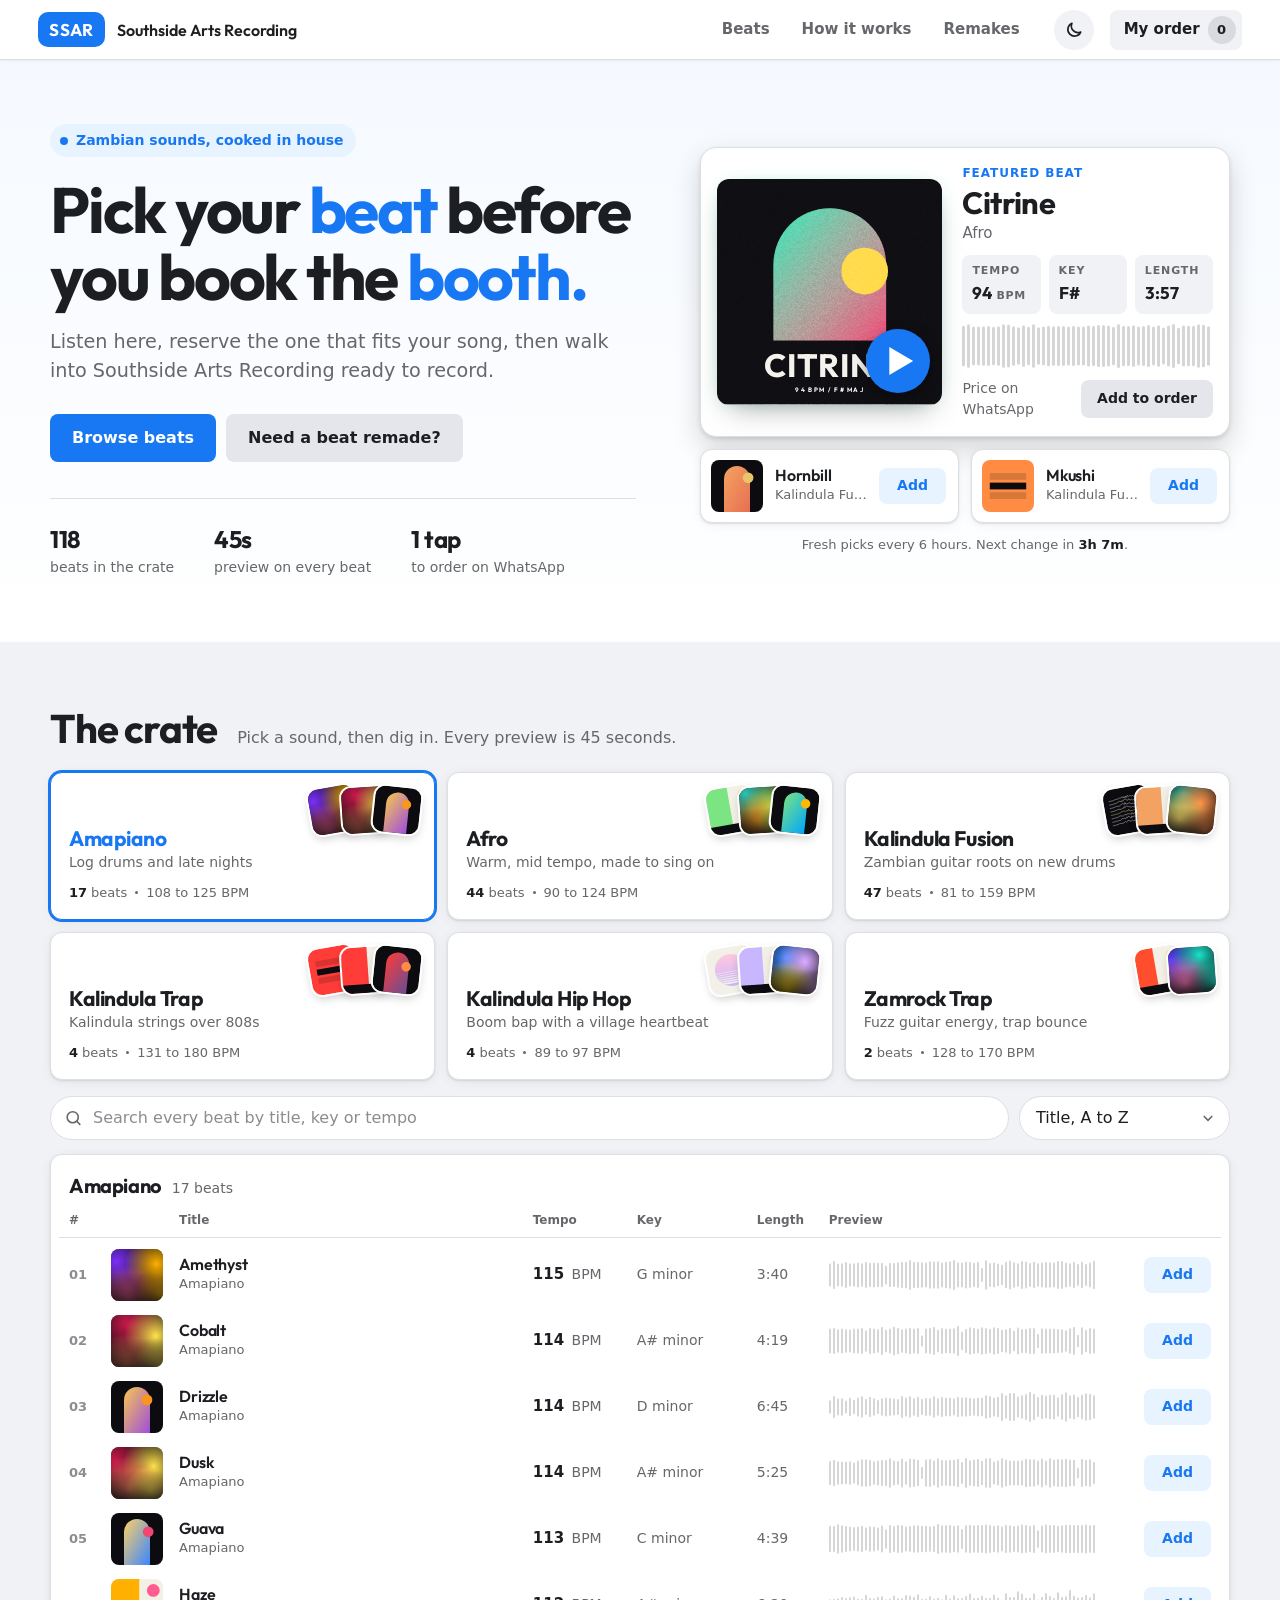
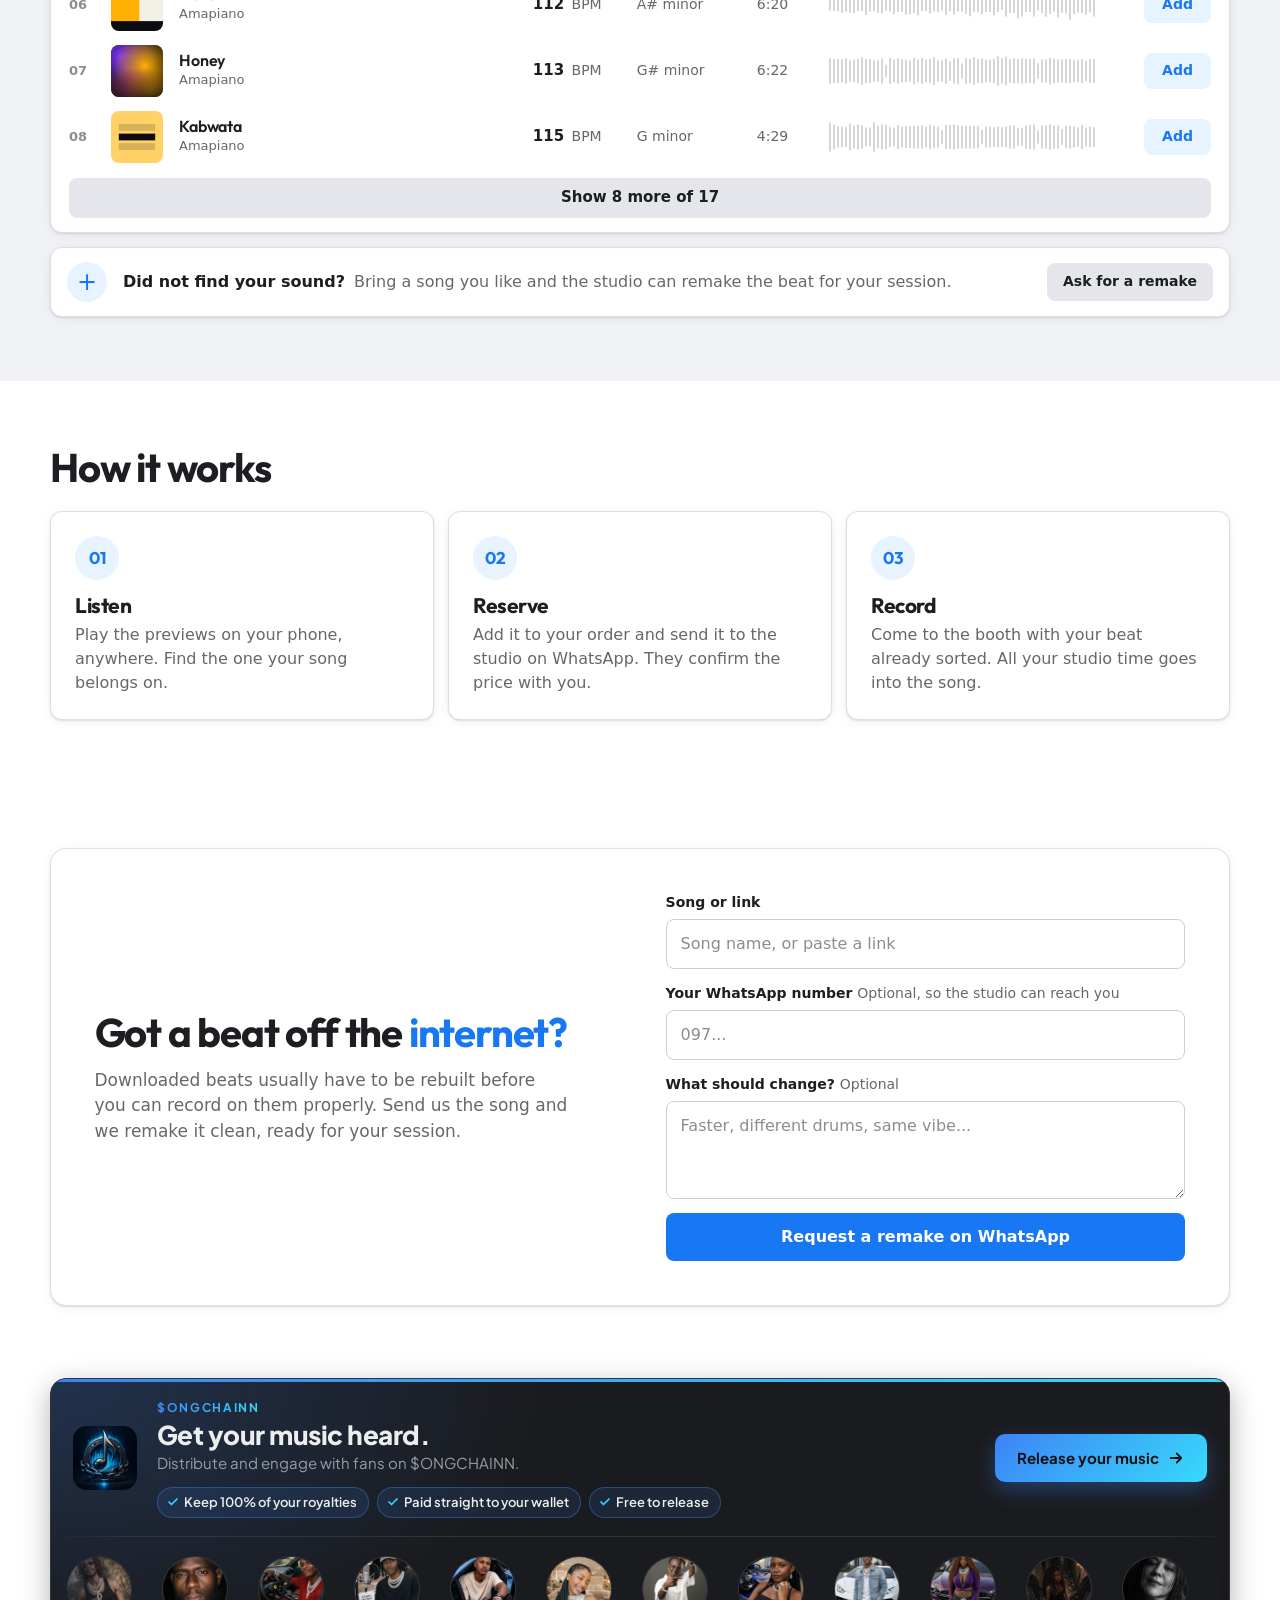
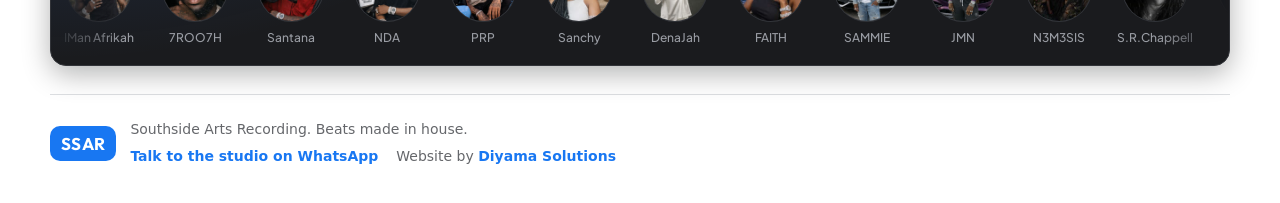
<file: index.html>
<!doctype html>
<html lang="en">
<head>
  <meta charset="utf-8">
  <meta name="viewport" content="width=device-width, initial-scale=1, viewport-fit=cover">
  <title>SSAR Beats | Southside Arts Recording</title>
  <meta name="description" content="Pick your beat before you book the booth. Listen to beats from Southside Arts Recording, reserve the one you want, then come in and record.">
  <meta name="theme-color" content="#ffffff">
  <script>try{var t=localStorage.getItem("ssar-theme")||(matchMedia("(prefers-color-scheme: dark)").matches?"dark":"light");document.documentElement.dataset.theme=t;if(t==="dark")document.querySelector("meta[name=theme-color]").content="#242526"}catch(e){}</script>
  <link rel="manifest" href="manifest.webmanifest">
  <link rel="icon" href="icon.svg" type="image/svg+xml">
  <link rel="apple-touch-icon" href="icons/apple-touch-icon.png">
  <meta name="mobile-web-app-capable" content="yes">
  <meta name="apple-mobile-web-app-capable" content="yes">
  <meta name="apple-mobile-web-app-title" content="SSAR Beats">
  <meta name="apple-mobile-web-app-status-bar-style" content="default">
  <link rel="stylesheet" href="styles.css">
</head>
<body>
  <a class="skip" href="#beats">Skip to beats</a>
  <div class="bg" id="bg" aria-hidden="true"></div>

  <header class="top glass">
    <a class="brand" href="#" aria-label="Southside Arts Recording, home">
      <span class="brand-mark">SSAR</span>
      <span class="brand-name">Southside Arts Recording</span>
    </a>
    <nav class="nav" aria-label="Main">
      <a href="#beats">Beats</a>
      <a href="#how">How it works</a>
      <a href="#remake">Remakes</a>
    </nav>
    <button class="install-btn" id="install" type="button" hidden>
      <svg viewBox="0 0 24 24" aria-hidden="true"><path d="M12 3v11m0 0 4.5-4.5M12 14 7.5 9.5M5 19h14"/></svg>
      <span>Save app</span>
    </button>
    <button class="theme-btn" id="theme" type="button" aria-label="Switch to night mode">
      <svg class="moon" viewBox="0 0 24 24" aria-hidden="true"><path d="M20 14.5A8 8 0 0 1 9.5 4a8 8 0 1 0 10.5 10.5z"/></svg>
      <svg class="sun" viewBox="0 0 24 24" aria-hidden="true"><circle cx="12" cy="12" r="4"/><path d="M12 2v2M12 20v2M4.9 4.9l1.4 1.4M17.7 17.7l1.4 1.4M2 12h2M20 12h2M4.9 19.1l1.4-1.4M17.7 6.3l1.4-1.4"/></svg>
    </button>
    <button class="cart-btn" id="open-cart" type="button">
      My order <span class="count" id="cart-count" aria-label="beats in order">0</span>
    </button>
  </header>

  <main>
    <section class="hero wrap" id="top">
      <div class="hero-copy">
        <p class="eyebrow"><i></i>Zambian sounds, cooked in house</p>
        <h1>Pick your <span class="grad">beat</span> before you book the <span class="grad">booth.</span></h1>
        <p class="lede">Listen here, reserve the one that fits your song, then walk into Southside Arts Recording ready to record.</p>
        <div class="hero-cta">
          <a class="btn primary" href="#beats">Browse beats</a>
          <a class="btn" href="#remake">Need a beat remade?</a>
        </div>
        <ul class="facts">
          <li><strong id="fact-count">0</strong><span>beats in the crate</span></li>
          <li><strong><span data-preview></span>s</strong><span>preview on every beat</span></li>
          <li><strong>1 tap</strong><span>to order on WhatsApp</span></li>
        </ul>
      </div>
      <div class="deck" id="deck" aria-label="Featured beat"></div>
    </section>

    <section class="section wrap" id="beats">
      <div class="section-head">
        <h2>The crate</h2>
        <p>Pick a sound, then dig in. Every preview is <span data-preview></span> seconds.</p>
      </div>
      <div class="shelves" id="genres" role="group" aria-label="Genres"></div>
      <div class="toolbar">
        <label class="search">
          <svg viewBox="0 0 24 24" aria-hidden="true"><circle cx="11" cy="11" r="7"/><path d="m20 20-3.6-3.6"/></svg>
          <input id="search" type="search" placeholder="Search every beat by title, key or tempo" aria-label="Search beats" autocomplete="off">
        </label>
        <label class="sort">
          <span class="sr">Sort beats</span>
          <select id="sort">
            <option value="title">Title, A to Z</option>
            <option value="slow">Tempo, slow to fast</option>
            <option value="fast">Tempo, fast to slow</option>
          </select>
        </label>
      </div>
      <div class="list glass" id="beat-list"></div>
      <a class="more-row glass" href="#remake">
        <span class="more-plus" aria-hidden="true">+</span>
        <span><strong>Did not find your sound?</strong> Bring a song you like and the studio can remake the beat for your session.</span>
        <span class="btn small">Ask for a remake</span>
      </a>
    </section>

    <section class="section wrap" id="how">
      <div class="section-head">
        <h2>How it works</h2>
      </div>
      <ol class="steps">
        <li class="glass">
          <span class="step-n">01</span>
          <h3>Listen</h3>
          <p>Play the previews on your phone, anywhere. Find the one your song belongs on.</p>
        </li>
        <li class="glass">
          <span class="step-n">02</span>
          <h3>Reserve</h3>
          <p>Add it to your order and send it to the studio on WhatsApp. They confirm the price with you.</p>
        </li>
        <li class="glass">
          <span class="step-n">03</span>
          <h3>Record</h3>
          <p>Come to the booth with your beat already sorted. All your studio time goes into the song.</p>
        </li>
      </ol>
    </section>

    <section class="section wrap" id="remake">
      <div class="remake glass">
        <div class="remake-copy">
          <h2>Got a beat off the <span class="grad">internet?</span></h2>
          <p>Downloaded beats usually have to be rebuilt before you can record on them properly. Send us the song and we remake it clean, ready for your session.</p>
        </div>
        <form class="form" id="remake-form">
          <label>Song or link
            <input name="song" required autocomplete="off" placeholder="Song name, or paste a link">
          </label>
          <label><span>Your WhatsApp number <span class="opt">Optional, so the studio can reach you</span></span>
            <input name="phone" type="tel" inputmode="tel" autocomplete="tel" placeholder="097...">
          </label>
          <input class="trap" name="website" tabindex="-1" autocomplete="off" aria-hidden="true">
          <label><span>What should change? <span class="opt">Optional</span></span>
            <textarea name="details" rows="3" placeholder="Faster, different drums, same vibe..."></textarea>
          </label>
          <button class="btn primary" type="submit">Request a remake on WhatsApp</button>
        </form>
      </div>
    </section>
  </main>

  <aside class="wrap promo-wrap" aria-label="From our partner">
    <a class="promo" href="https://songchainn.xyz" target="_blank" rel="noopener">
      <span class="promo-row">
        <img class="promo-logo" src="partner/songchainn.png" alt="" width="64" height="64" loading="lazy">
        <span class="promo-copy">
          <span class="promo-name">$ONGCHAINN</span>
          <strong>Get your music heard.</strong>
          <span>Distribute and engage with fans on $ONGCHAINN.</span>
          <span class="promo-perks"><i>Keep 100% of your royalties</i><i>Paid straight to your wallet</i><i>Free to release</i></span>
        </span>
        <span class="promo-cta">Release your music <svg viewBox="0 0 24 24" aria-hidden="true"><path d="M5 12h14m0 0-6-6m6 6-6 6"/></svg></span>
      </span>
      <span class="promo-artists" id="sc-artists" hidden></span>
    </a>
  </aside>

  <footer class="foot wrap">
    <span class="brand-mark">SSAR</span>
    <div>
      <p>Southside Arts Recording. Beats made in house.</p>
      <p class="foot-links"><a id="foot-wa" href="#" target="_blank" rel="noopener">Talk to the studio on WhatsApp</a><span>Website by <a href="https://diyama.online" target="_blank" rel="noopener">Diyama Solutions</a></span></p>
    </div>
  </footer>

  <nav class="tabbar" aria-label="App">
    <a href="#top" data-tab="top"><svg viewBox="0 0 24 24" aria-hidden="true"><path d="M4 11 12 4l8 7v8a1 1 0 0 1-1 1h-4v-6H9v6H5a1 1 0 0 1-1-1z"/></svg>Home</a>
    <a href="#beats" data-tab="beats"><svg viewBox="0 0 24 24" aria-hidden="true"><path d="M9 18V6l10-2v12"/><circle cx="6.5" cy="18" r="2.5"/><circle cx="16.5" cy="16" r="2.5"/></svg>Beats</a>
    <a href="#remake" data-tab="remake"><svg viewBox="0 0 24 24" aria-hidden="true"><path d="M4 12a8 8 0 0 1 14-5.3L20 9M20 4v5h-5M20 12a8 8 0 0 1-14 5.3L4 15M4 20v-5h5"/></svg>Remakes</a>
    <button type="button" id="tab-order"><svg viewBox="0 0 24 24" aria-hidden="true"><path d="M6 7h12l-1 13H7zM9 7a3 3 0 0 1 6 0"/></svg>Order<span class="count" id="tab-count" hidden>0</span></button>
  </nav>

  <div class="player glass" id="player" hidden>
    <div class="thumb" id="player-thumb"></div>
    <div class="player-info">
      <strong id="player-title"></strong>
      <span id="player-specs"></span>
    </div>
    <button class="play small" id="player-toggle" type="button" aria-label="Pause"></button>
    <canvas class="wave" id="player-wave" data-wave="" role="slider" tabindex="0" aria-label="Seek in preview" aria-valuemin="0" aria-valuemax="60" aria-valuenow="0"></canvas>
    <span class="player-time" id="player-time">0:00</span>
    <button class="btn small" id="player-add" type="button">Add to order</button>
  </div>

  <dialog class="drawer" id="cart" aria-labelledby="cart-title">
    <div class="drawer-head">
      <h2 id="cart-title">My order</h2>
      <button class="icon-btn" id="close-cart" type="button" aria-label="Close order">&times;</button>
    </div>
    <ul class="cart-items" id="cart-items"></ul>
    <p class="cart-empty" id="cart-empty">No beats yet. Add one and it shows up here.</p>
    <form class="form" id="order-form">
      <p class="cart-total" id="cart-total"></p>
      <label>Your artist name
        <input name="name" required autocomplete="name">
      </label>
      <label><span>Your WhatsApp number <span class="opt">Optional, so the studio can reach you</span></span>
        <input name="phone" type="tel" inputmode="tel" autocomplete="tel" placeholder="097...">
      </label>
      <input class="trap" name="website" tabindex="-1" autocomplete="off" aria-hidden="true">
      <label class="check">
        <input type="checkbox" name="session" id="want-session">
        I also want to book a recording session
      </label>
      <label id="session-date" hidden>Day that works for you
        <input type="date" name="date">
      </label>
      <label><span>Anything the studio should know? <span class="opt">Optional</span></span>
        <textarea name="note" rows="2"></textarea>
      </label>
      <button class="btn primary" type="submit" id="order-send">Send order on WhatsApp</button>
      <p class="form-note" id="order-note" role="status"></p>
    </form>
  </dialog>

  <dialog class="sheet" id="install-help" aria-labelledby="install-title">
    <h2 id="install-title">Save SSAR Beats to your phone</h2>
    <ol>
      <li>Tap the <strong>Share</strong> button in your browser.</li>
      <li>Choose <strong>Add to Home Screen</strong>.</li>
      <li>Tap <strong>Add</strong>. The app icon lands on your home screen.</li>
    </ol>
    <button class="btn primary" id="install-close" type="button">Got it</button>
  </dialog>

  <script src="data/beats.js"></script>
  <script src="data/peaks.js"></script>
  <script src="data/env.js"></script>
  <script src="data/songchainn.js"></script>
  <script src="art.js"></script>
  <script src="app.js"></script>
</body>
</html>
</file>
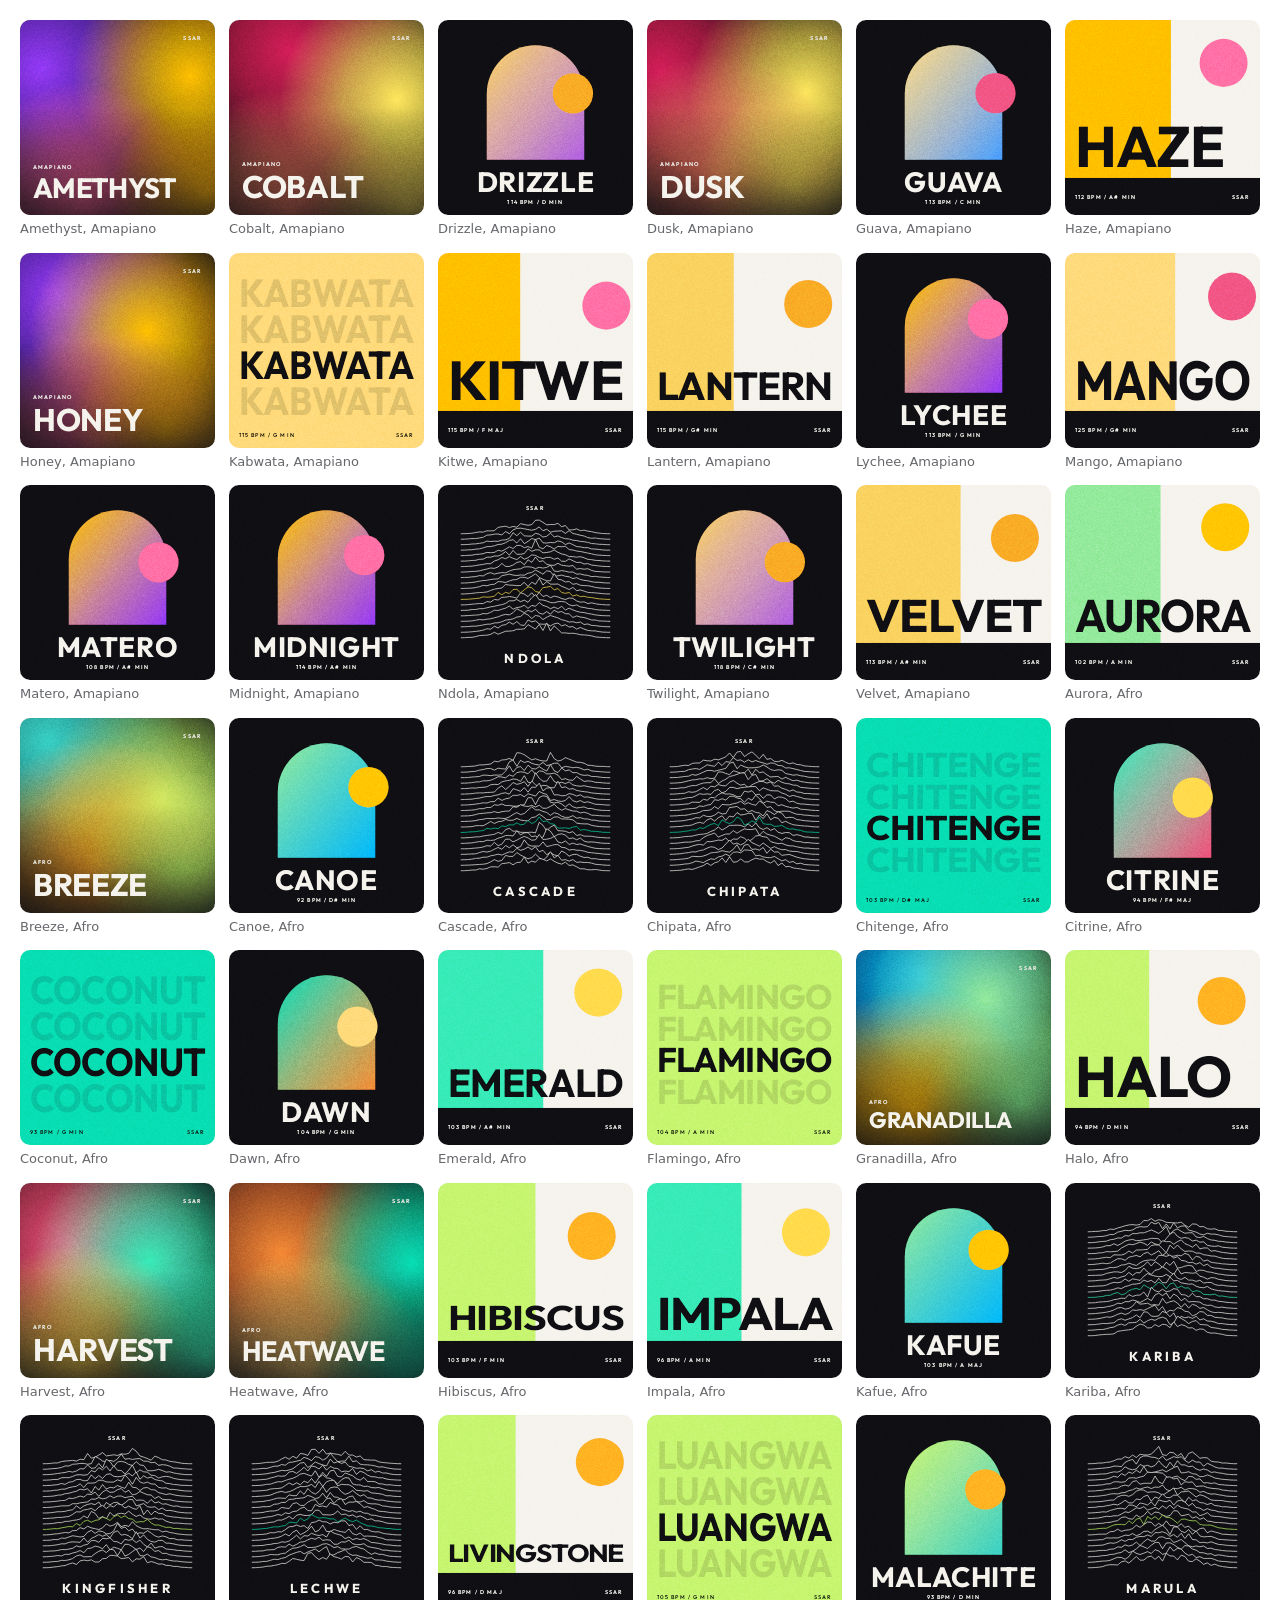
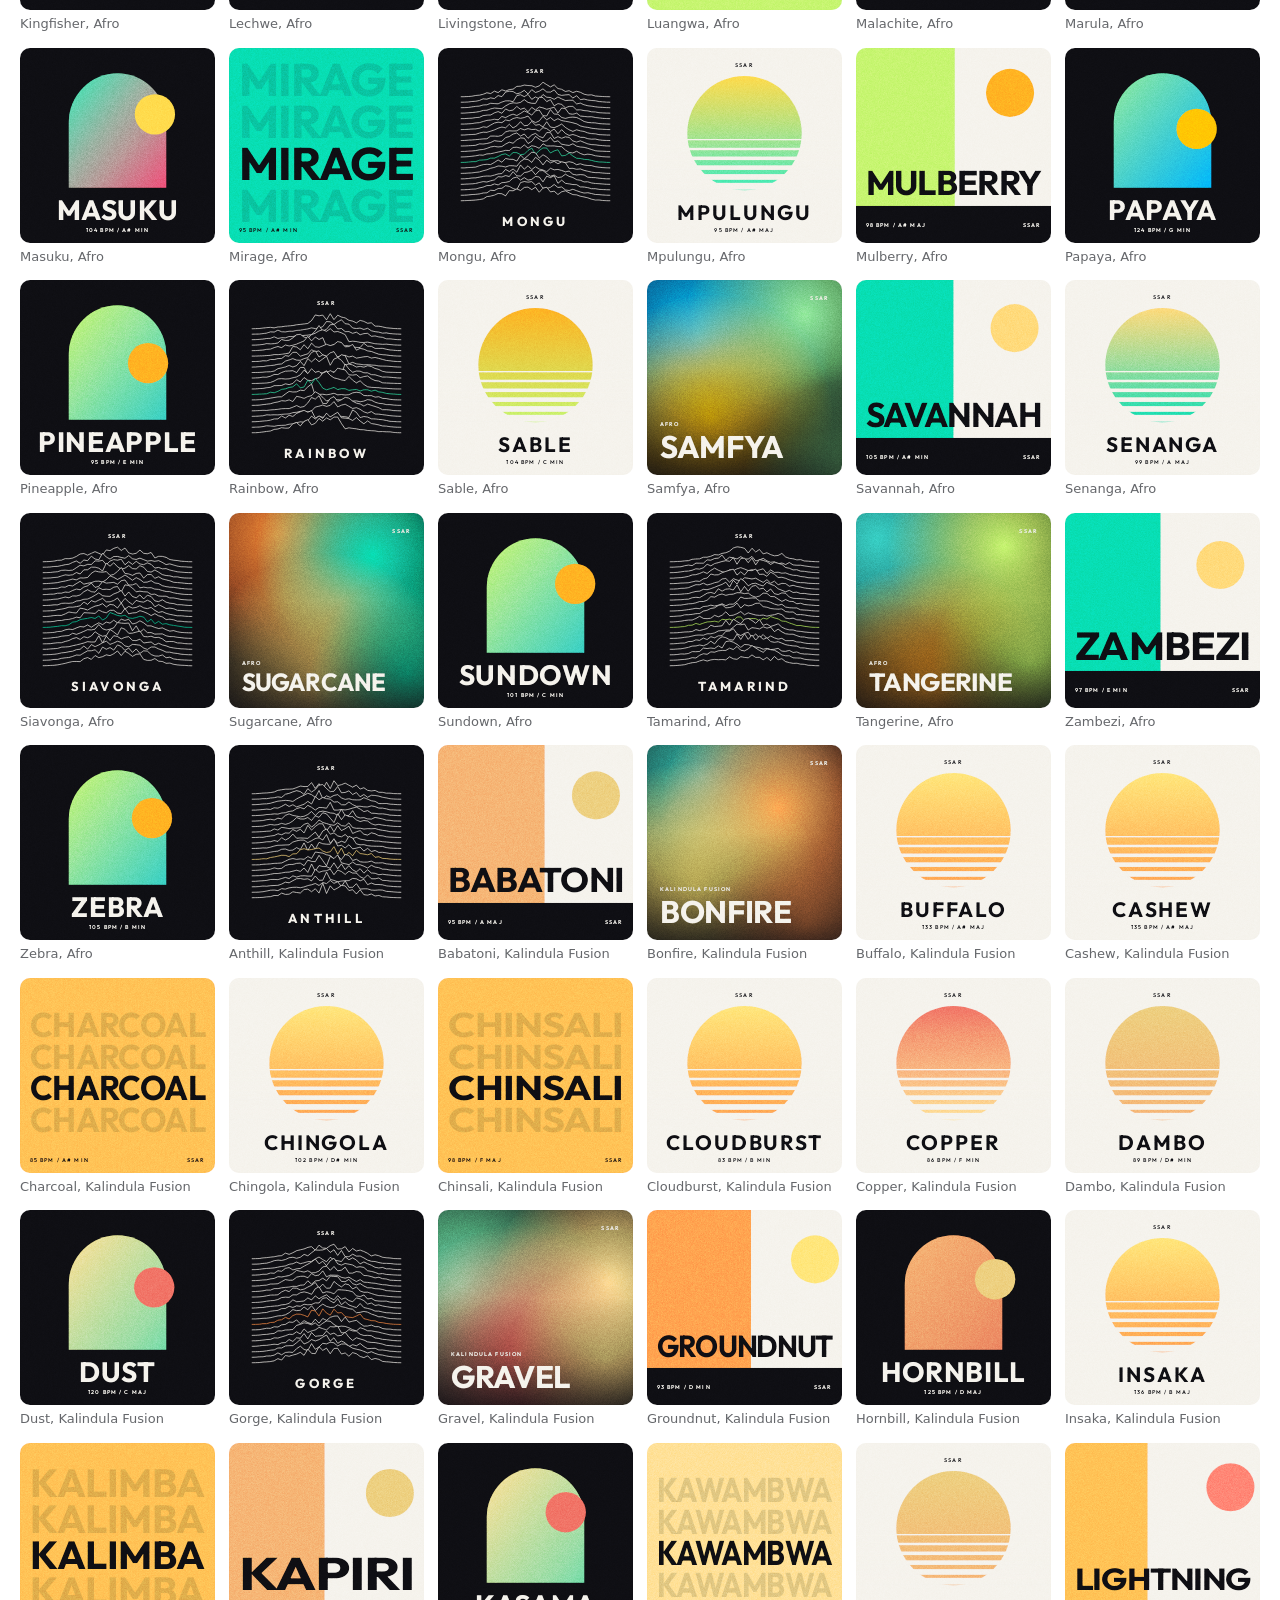
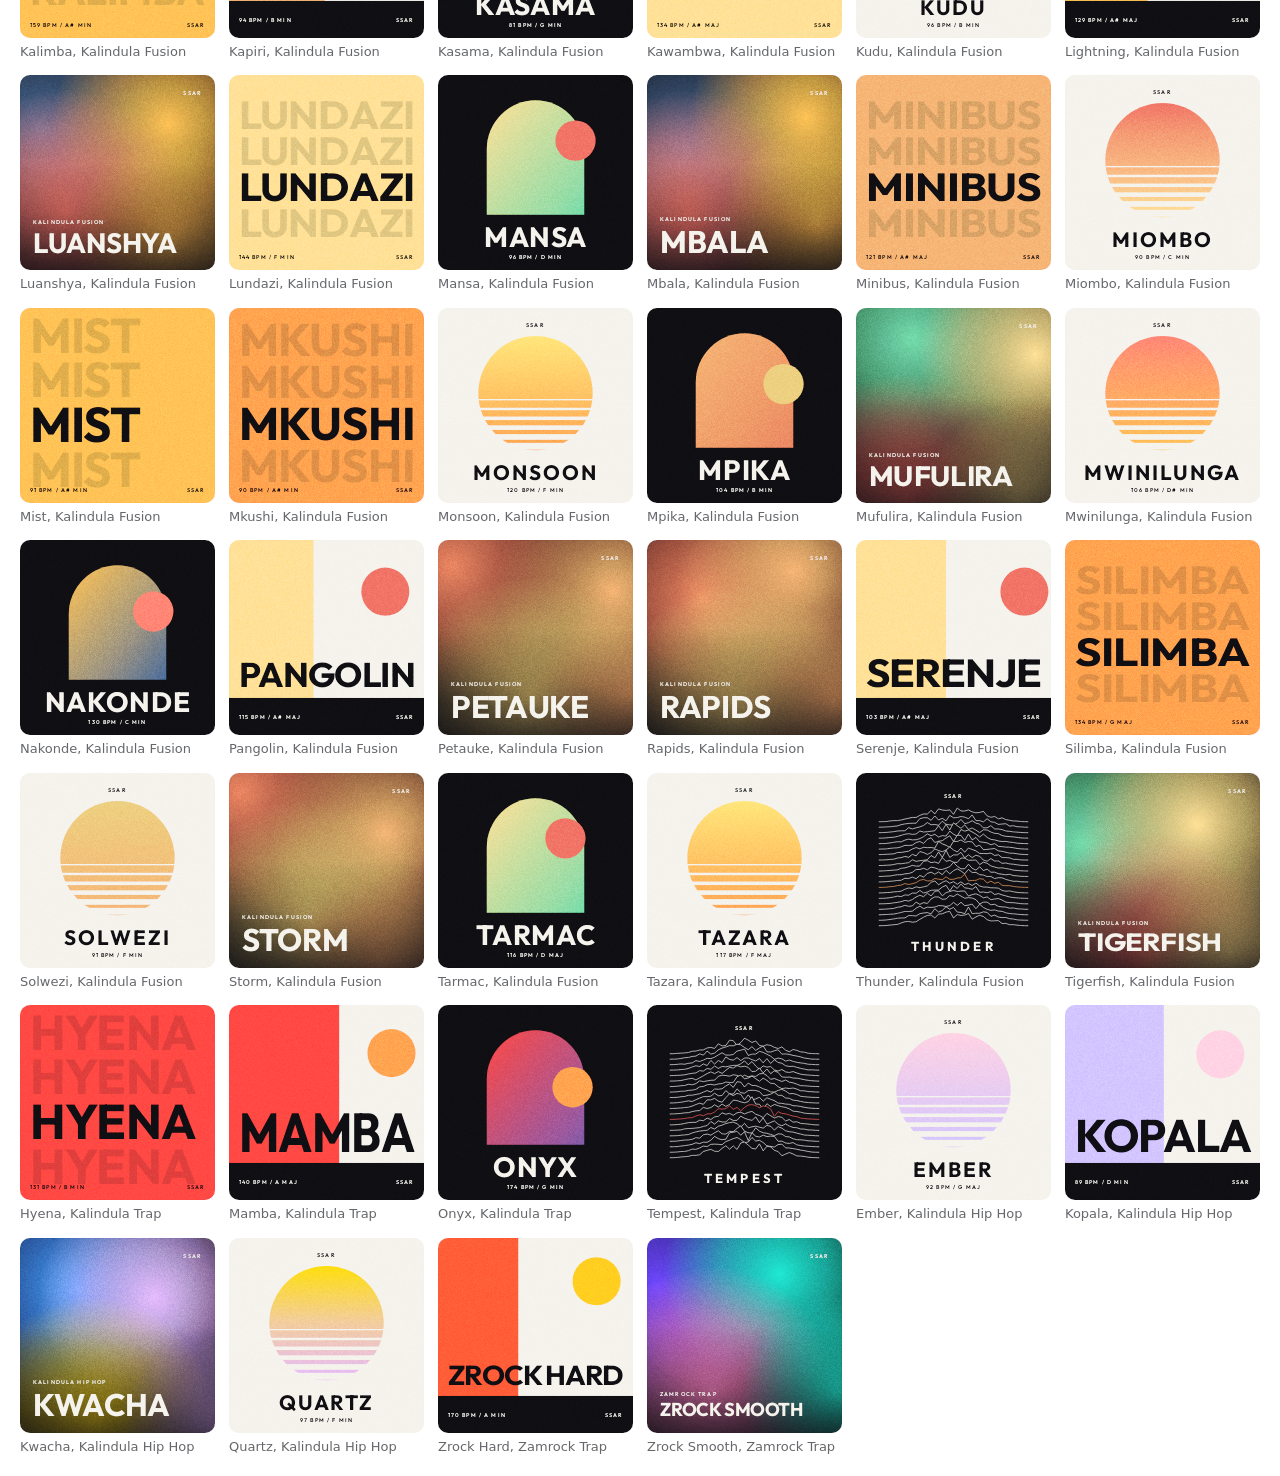
<file: covers.html>
<!doctype html>
<html lang="en">
<head>
  <meta charset="utf-8">
  <meta name="viewport" content="width=device-width, initial-scale=1">
  <meta name="robots" content="noindex">
  <title>SSAR covers</title>
  <link rel="stylesheet" href="styles.css">
  <style>
    .sheet-grid { display: grid; grid-template-columns: repeat(auto-fill, minmax(190px, 1fr)); gap: 14px; padding: 20px; }
    .sheet-grid figure { margin: 0; }
    .sheet-grid svg { display: block; width: 100%; border-radius: 10px; }
    .sheet-grid figcaption { font-size: 13px; color: var(--muted); padding-top: 4px; }
  </style>
</head>
<body>
  <div class="sheet-grid" id="grid"></div>
  <script src="data/beats.js"></script>
  <script src="data/peaks.js"></script>
  <script src="art.js"></script>
  <script>
    document.getElementById('grid').innerHTML = SSAR.beats.map(b => `<figure>${SSAR_ART(b, SSAR_PEAKS[b.id])}<figcaption>${b.title}, ${b.genre}</figcaption></figure>`).join('')
  </script>
</body>
</html>
</file>
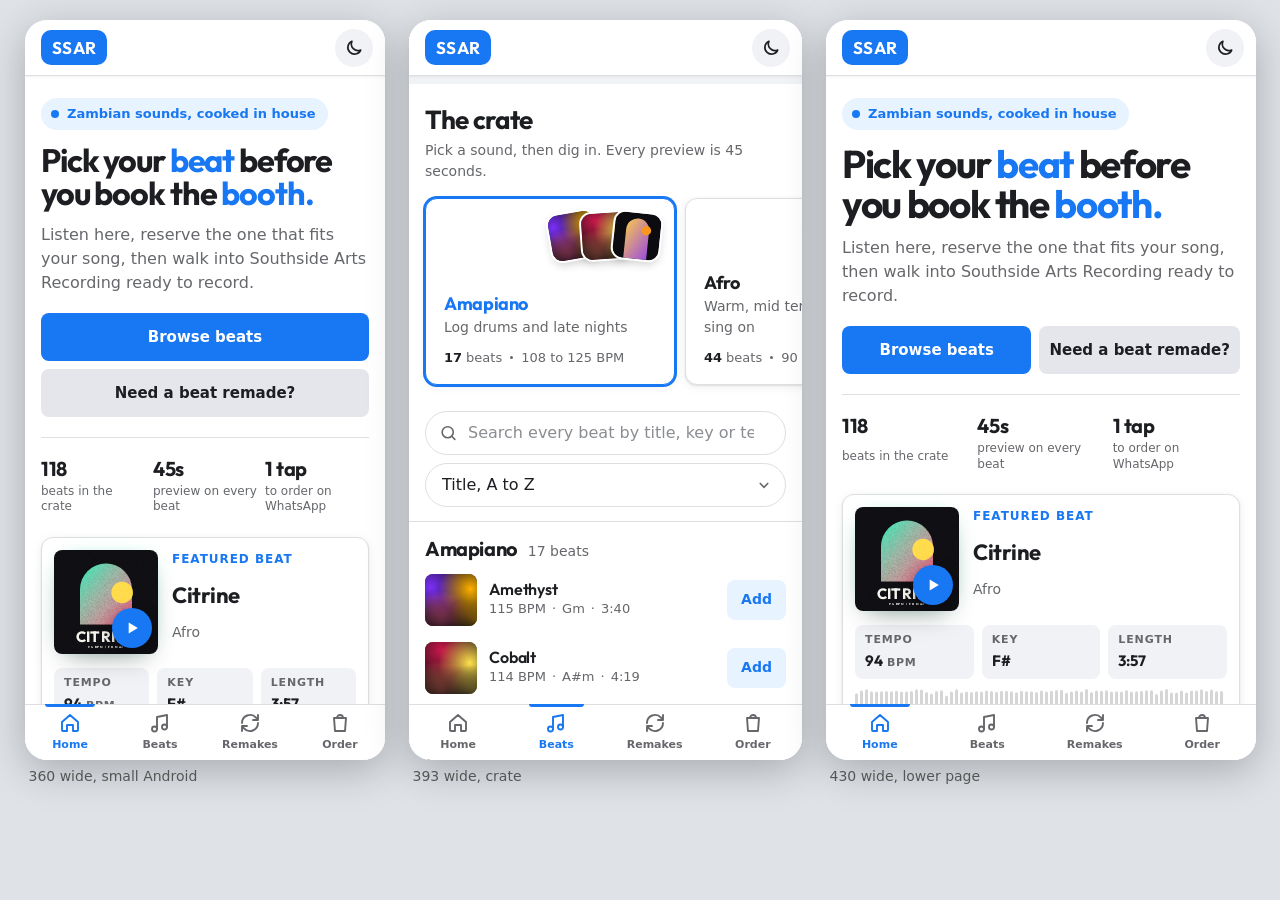
<file: m.html>
<!doctype html>
<html lang="en">
<head>
  <meta charset="utf-8">
  <meta name="robots" content="noindex">
  <title>SSAR on phones</title>
  <style>
    body { margin: 0; padding: 20px; background: #dfe3e8; font: 14px system-ui, sans-serif; display: flex; flex-wrap: wrap; gap: 24px; justify-content: center; }
    figure { margin: 0; }
    iframe { display: block; border: 0; border-radius: 22px; box-shadow: 0 10px 40px rgba(0, 0, 0, 0.25); background: #fff; }
    figcaption { padding: 8px 4px; color: #555; }
  </style>
</head>
<body>
  <figure><iframe src="/" width="360" height="740" title="Small phone"></iframe><figcaption>360 wide, small Android</figcaption></figure>
  <figure><iframe src="/#beats" width="393" height="740" title="Phone"></iframe><figcaption>393 wide, crate</figcaption></figure>
  <figure><iframe src="/#remake" width="430" height="740" title="Large phone"></iframe><figcaption>430 wide, lower page</figcaption></figure>
</body>
</html>
</file>
<file: styles.css>
@font-face { font-family: Outfit; src: url(fonts/outfit.woff2) format('woff2'); font-weight: 300 700; font-display: swap; }

/* White and blue, clean and official. The colour on the page comes from the beat artwork. */
:root {
  --blue: #1877f2;
  --blue-dark: #166fe5;
  --blue-soft: #e7f3ff;
  --text: #1c1e21;
  --muted: #65676b;
  --line: #dddfe2;
  --fill: #f0f2f5;
  --card: #fff;
  --chip: #e4e6eb;
  --chip-2: #d8dadf;
  --blue-soft-2: #dbe7f2;
  --faint: #8a8d91;
  --hero-top: #f5f9ff;
  --field-line: #ccd0d5;
  --wave-rest: rgba(28, 30, 33, 0.18);
  color-scheme: light;
  --display: Outfit, 'Segoe UI', system-ui, -apple-system, Roboto, Helvetica, Arial, sans-serif;
  --body: system-ui, -apple-system, 'Segoe UI', Roboto, Helvetica, Arial, sans-serif;
  --r: 12px;
  --shadow: 0 1px 2px rgba(0, 0, 0, 0.1), 0 2px 12px rgba(0, 0, 0, 0.06);
  --shadow-up: 0 2px 4px rgba(0, 0, 0, 0.1), 0 12px 28px rgba(0, 0, 0, 0.16);
}

* { box-sizing: border-box; }
html { scroll-behavior: smooth; scroll-padding-top: 76px; }
body {
  margin: 0;
  background: var(--card);
  color: var(--text);
  font: 400 16px/1.5 var(--body);
  -webkit-font-smoothing: antialiased;
  overflow-x: hidden;
}
body.has-player { padding-bottom: 96px; }
h1, h2, h3, h4 { font-family: var(--display); font-weight: 700; line-height: 1.1; margin: 0; letter-spacing: -0.02em; }
p { margin: 0; }
a { color: inherit; }
button, input, textarea, select { font: inherit; color: inherit; }
:focus-visible { outline: 3px solid rgba(24, 119, 242, 0.45); outline-offset: 2px; }
[hidden] { display: none !important; }
.wrap { width: min(1180px, 100% - clamp(32px, 6vw, 80px)); margin-inline: auto; }
.grad { color: var(--blue); }
.sr { position: absolute; width: 1px; height: 1px; overflow: hidden; clip-path: inset(50%); }
.bg { display: none; }

/* Night mode. Follows the phone until the visitor picks, then remembers it (ssar-theme). */
html[data-theme="dark"] {
  color-scheme: dark;
  --blue: #2d88ff;
  --blue-dark: #4599ff;
  --blue-soft: #1d2b40;
  --blue-soft-2: #24364f;
  --text: #e4e6eb;
  --muted: #b0b3b8;
  --faint: #8a8d91;
  --line: #3a3b3c;
  --field-line: #4e4f50;
  --fill: #18191a;
  --card: #242526;
  --chip: #3a3b3c;
  --chip-2: #4e4f50;
  --hero-top: #1b2230;
  --wave-rest: rgba(228, 230, 235, 0.22);
  --shadow: 0 1px 2px rgba(0, 0, 0, 0.4), 0 2px 12px rgba(0, 0, 0, 0.3);
  --shadow-up: 0 2px 4px rgba(0, 0, 0, 0.4), 0 12px 28px rgba(0, 0, 0, 0.5);
}
html[data-theme="dark"] .top { box-shadow: 0 1px 0 var(--line); }
.theme-btn {
  width: 40px; height: 40px; flex: none; display: grid; place-items: center;
  border: 0; border-radius: 50%; background: var(--fill); color: var(--text); cursor: pointer; transition: background 0.15s;
}
.theme-btn:hover { background: var(--chip); }
.theme-btn svg { width: 20px; height: 20px; fill: none; stroke: currentColor; stroke-width: 2; stroke-linecap: round; stroke-linejoin: round; }
.theme-btn .sun, html[data-theme="dark"] .theme-btn .moon { display: none; }
html[data-theme="dark"] .theme-btn .sun { display: block; }
.foot-links { display: flex; flex-wrap: wrap; gap: 6px 18px; margin-top: 6px; font-size: 14px; color: var(--muted); }
.foot-links a { color: var(--blue); text-decoration: none; font-weight: 600; }
.foot-links a:hover { text-decoration: underline; }

.skip { position: absolute; left: -999px; top: 8px; background: var(--blue); color: #fff; padding: 8px 14px; border-radius: 8px; z-index: 60; }
.skip:focus { left: 8px; }

/* white card, used for panels */
.glass { background: var(--card); border: 1px solid var(--line); box-shadow: var(--shadow); }

/* ---------- header ---------- */
.top {
  position: sticky; top: 0; z-index: 20;
  display: flex; align-items: center; gap: 16px;
  height: 60px; padding: 0 clamp(16px, 3vw, 40px);
  background: var(--card); border: 0; border-bottom: 1px solid var(--line); box-shadow: 0 1px 2px rgba(0, 0, 0, 0.06);
}
.brand { display: flex; align-items: center; gap: 12px; text-decoration: none; }
.brand-mark {
  font-family: var(--display); font-weight: 700; font-size: 17px; letter-spacing: 0.02em; line-height: 1;
  background: var(--blue); color: #fff; padding: 9px 11px; border-radius: 10px;
}
.brand-name { font-family: var(--display); font-weight: 600; font-size: 16px; }
.nav { display: flex; gap: 4px; margin-left: auto; margin-right: 4px; }
.nav a { text-decoration: none; font-weight: 600; font-size: 15px; color: var(--muted); padding: 9px 14px; border-radius: 8px; transition: background 0.15s, color 0.15s; }
.nav a:hover { background: var(--fill); color: var(--text); }
.install-btn {
  display: inline-flex; align-items: center; gap: 8px; min-height: 40px; padding: 0 14px 0 12px;
  border-radius: 8px; border: 0; cursor: pointer; font-weight: 600; font-size: 15px; color: #fff; background: var(--blue);
  transition: background 0.15s;
}
.install-btn:hover { background: var(--blue-dark); }
.install-btn svg { width: 19px; height: 19px; fill: none; stroke: currentColor; stroke-width: 2.2; stroke-linecap: round; stroke-linejoin: round; }
.cart-btn {
  display: inline-flex; align-items: center; gap: 8px; min-height: 40px;
  background: var(--fill); border: 0; border-radius: 8px;
  padding: 0 6px 0 14px; cursor: pointer; font-weight: 600; font-size: 15px; transition: background 0.15s;
}
.cart-btn:hover { background: var(--chip); }
.count { min-width: 28px; height: 28px; padding: 0 6px; display: grid; place-items: center; border-radius: 999px; background: var(--chip-2); font-size: 13px; font-weight: 700; }
.count.some { background: var(--blue); color: #fff; }

/* ---------- hero ---------- */
.hero {
  display: grid; grid-template-columns: minmax(0, 1.05fr) minmax(0, 0.95fr); gap: clamp(32px, 5vw, 72px); align-items: center;
  padding-block: clamp(36px, 5vw, 72px) clamp(40px, 5vw, 72px);
}
main > .hero { position: relative; }
main > .hero::before { content: ''; position: absolute; z-index: -1; inset: 0 -100vw; background: linear-gradient(180deg, var(--hero-top), #fff); }
.eyebrow {
  display: inline-flex; align-items: center; gap: 8px;
  padding: 6px 12px 6px 10px; border-radius: 999px; background: var(--blue-soft); color: var(--blue);
  font-size: 14px; font-weight: 600; margin-bottom: 20px;
}
.eyebrow i { width: 8px; height: 8px; border-radius: 50%; background: var(--blue); }
h1 { font-size: clamp(36px, 5vw, 66px); letter-spacing: -0.035em; line-height: 1.04; }
.lede { margin-top: 18px; max-width: 46ch; font-size: clamp(17px, 1.5vw, 20px); color: var(--muted); }
.hero-cta { display: flex; flex-wrap: wrap; gap: 10px; margin-top: 28px; }
.facts { list-style: none; margin: 36px 0 0; padding: 22px 0 0; display: flex; flex-wrap: wrap; gap: 16px 40px; border-top: 1px solid var(--line); }
.facts li { display: grid; }
.facts strong { font-family: var(--display); font-weight: 700; font-size: 24px; letter-spacing: -0.02em; }
.facts li > span { font-size: 14px; color: var(--muted); }

/* ---------- buttons ---------- */
.btn {
  display: inline-flex; align-items: center; justify-content: center;
  min-height: 48px; padding: 0 22px; border-radius: 8px;
  border: 0; background: var(--chip); color: var(--text);
  font-weight: 600; font-size: 16px; text-decoration: none; cursor: pointer; white-space: nowrap;
  transition: background 0.15s;
}
.btn:hover { background: var(--chip-2); }
.btn.primary { background: var(--blue); color: #fff; }
.btn.primary:hover { background: var(--blue-dark); }
.btn.small { min-height: 38px; padding: 0 16px; font-size: 14px; }
.btn.added { background: var(--blue-soft); color: var(--blue); }
.btn.added:hover { background: var(--blue-soft-2); }
.icon-btn { width: 36px; height: 36px; flex: none; border-radius: 50%; border: 0; background: var(--fill); font-size: 22px; line-height: 1; cursor: pointer; color: var(--muted); }
.icon-btn:hover { background: var(--chip); }

.play {
  flex: none; width: 56px; height: 56px; border-radius: 50%; border: 0; cursor: pointer;
  background: var(--blue); color: #fff; display: grid; place-items: center;
  box-shadow: 0 2px 8px rgba(24, 119, 242, 0.4);
  transition: transform 0.15s, background 0.15s;
}
.play:hover { transform: scale(1.06); background: var(--blue-dark); }
.play svg { width: 26px; height: 26px; fill: currentColor; grid-area: 1 / 1; }
.play .i-pause, .play.on .i-play { display: none; }
.play.on .i-pause { display: block; }
.play.big { width: 64px; height: 64px; }
.play.small { width: 44px; height: 44px; }
.play.small svg { width: 22px; height: 22px; }

/* ---------- featured picks ---------- */
.deck { --lvl: 0; --c1: var(--blue); display: grid; gap: 12px; }
.feature { display: grid; grid-template-columns: minmax(0, 0.9fr) minmax(0, 1fr); gap: 20px; align-items: center; padding: 16px; border-radius: 16px; box-shadow: var(--shadow-up); }
.cover {
  position: relative; aspect-ratio: 1; border-radius: 12px; overflow: hidden;
  box-shadow: 0 12px 28px -12px rgba(0, 0, 0, 0.4), 0 0 calc(18px + 46px * var(--lvl)) calc(-12px + 8px * var(--lvl)) var(--c1);
}
.cover svg, .cover img, .thumb svg, .thumb img { display: block; width: 100%; height: 100%; object-fit: cover; }
.cover .play { position: absolute; right: 12px; bottom: 12px; box-shadow: 0 4px 14px rgba(0, 0, 0, 0.35); }
.feature-body { min-width: 0; display: grid; gap: 10px; }
.kicker { font-size: 12px; font-weight: 700; letter-spacing: 0.08em; text-transform: uppercase; color: var(--blue); }
.feature-body h3 { font-size: clamp(24px, 2.4vw, 32px); margin-top: -6px; white-space: nowrap; overflow: hidden; text-overflow: ellipsis; }
.feature-body > p { color: var(--muted); font-size: 15px; margin-top: -8px; }
.feature-body .wave { height: 44px; }
.deck-foot { display: flex; align-items: center; justify-content: space-between; gap: 12px; }
.picks { display: grid; grid-template-columns: 1fr 1fr; gap: 12px; }
.pick { display: grid; grid-template-columns: auto minmax(0, 1fr) auto; gap: 12px; align-items: center; padding: 10px 12px 10px 10px; border-radius: var(--r); }
.pick:hover .row-play, .pick.current .row-play { opacity: 1; }
.pick.current h4 { color: var(--blue); }
.picks-note { font-size: 13px; color: var(--muted); text-align: center; }
.picks-note span { font-weight: 600; color: var(--text); }

.stats { margin: 0; display: grid; grid-template-columns: repeat(3, 1fr); gap: 8px; }
.stats div { padding: 8px 10px; border-radius: 8px; background: var(--fill); min-width: 0; }
.stats dt { font-size: 11px; font-weight: 700; letter-spacing: 0.08em; text-transform: uppercase; color: var(--muted); }
.stats dd { margin: 1px 0 0; font-family: var(--display); font-weight: 700; font-size: 17px; white-space: nowrap; }
.stats small { font-family: var(--body); font-size: 11px; font-weight: 700; letter-spacing: 0.06em; color: var(--muted); margin-left: 4px; }
.wave { display: block; width: 100%; height: 48px; cursor: pointer; }
.price { font-family: var(--display); font-weight: 700; font-size: 20px; }
.price.ask { font-family: var(--body); font-size: 14px; font-weight: 400; color: var(--muted); }

/* ---------- sections ---------- */
.section { padding-block: clamp(36px, 5vw, 64px); }
#beats { background: var(--fill); box-shadow: 0 0 0 100vmax var(--fill); clip-path: inset(0 -100vmax); }
.section-head { display: flex; flex-wrap: wrap; align-items: baseline; gap: 6px 20px; margin-bottom: 22px; }
h2 { font-size: clamp(28px, 3.4vw, 40px); letter-spacing: -0.03em; }
.section-head p { color: var(--muted); }
.reveal { opacity: 0; transform: translateY(20px); transition: opacity 0.6s ease, transform 0.6s ease; }
.reveal.in { opacity: 1; transform: none; }

/* ---------- the crate: genre shelves, search, tracklist ---------- */
.shelves { display: grid; grid-template-columns: repeat(3, minmax(0, 1fr)); gap: 12px; margin-bottom: 16px; }
.shelf {
  position: relative; text-align: left; cursor: pointer; display: grid; gap: 2px; align-content: end;
  min-height: 148px; padding: 16px 18px; border-radius: var(--r); border: 1px solid var(--line); background: var(--card); color: var(--text);
  box-shadow: var(--shadow);
  transition: transform 0.2s, box-shadow 0.2s, border-color 0.2s;
}
.shelf:hover { transform: translateY(-2px); box-shadow: var(--shadow-up); }
.shelf[aria-pressed='true'] { border-color: var(--blue); box-shadow: 0 0 0 2px var(--blue), var(--shadow); }
.shelf[aria-pressed='true'] strong { color: var(--blue); }
.shelf-arts { position: absolute; top: 14px; right: 14px; display: flex; }
.shelf-arts i { width: 46px; height: 46px; border-radius: 10px; overflow: hidden; margin-left: -14px; box-shadow: 0 0 0 2px var(--card), 0 4px 10px rgba(0, 0, 0, 0.2); rotate: 6deg; }
.shelf-arts i:nth-child(2) { rotate: -4deg; }
.shelf-arts i:nth-child(1) { rotate: -10deg; }
.shelf-arts svg, .shelf-arts img { display: block; width: 100%; height: 100%; object-fit: cover; }
.shelf strong { font-family: var(--display); font-weight: 700; font-size: clamp(18px, 1.7vw, 21px); letter-spacing: -0.02em; line-height: 1.15; }
.shelf-about { font-size: 14px; color: var(--muted); }
.shelf-meta { display: flex; align-items: center; gap: 8px; margin-top: 8px; font-size: 13px; color: var(--muted); }
.shelf-meta b { color: var(--text); font-weight: 700; margin-right: -4px; }
.shelf-meta i { width: 3px; height: 3px; border-radius: 50%; background: var(--muted); }

.toolbar { display: flex; flex-wrap: wrap; gap: 10px; align-items: center; margin-bottom: 14px; }
.search { flex: 1 1 260px; position: relative; display: block; }
.search svg { position: absolute; left: 14px; top: 50%; width: 19px; height: 19px; translate: 0 -50%; fill: none; stroke: var(--muted); stroke-width: 2; stroke-linecap: round; pointer-events: none; }
.search input, .sort select { width: 100%; min-height: 44px; border-radius: 999px; border: 1px solid var(--line); background: var(--card); font-size: 16px; transition: border-color 0.15s, box-shadow 0.15s; }
.search input { padding: 0 16px 0 42px; }
.sort select { padding: 0 38px 0 16px; cursor: pointer; appearance: none;
  background-image: url("data:image/svg+xml,%3Csvg xmlns='http://www.w3.org/2000/svg' viewBox='0 0 24 24' fill='none' stroke='%2365676b' stroke-width='2.2' stroke-linecap='round'%3E%3Cpath d='m7 10 5 5 5-5'/%3E%3C/svg%3E");
  background-repeat: no-repeat; background-position: right 12px center; background-size: 18px; }
.search input:focus, .sort select:focus { outline: none; border-color: var(--blue); box-shadow: 0 0 0 3px rgba(24, 119, 242, 0.2); }
.search input::placeholder { color: var(--faint); }

.list { --cols: 26px 52px minmax(150px, 1.5fr) 88px 104px 56px minmax(120px, 1.2fr) var(--buy, 96px); border-radius: var(--r); padding: 4px 8px 10px; }
.group-head { display: flex; align-items: baseline; gap: 10px; padding: 16px 10px 4px; }
.group-head h3 { font-size: 20px; }
.group-head span { font-size: 14px; color: var(--muted); }
.list-head, .row { display: grid; grid-template-columns: var(--cols); gap: 16px; align-items: center; padding: 7px 10px; }
.list-head { font-size: 12px; font-weight: 600; color: var(--muted); padding-block: 8px; border-bottom: 1px solid var(--line); margin-bottom: 4px; }
.row { border-radius: 8px; transition: background 0.15s; }
.row:hover { background: var(--fill); }
.row.current { background: var(--blue-soft); }
.row-n { font-size: 13px; font-weight: 600; color: var(--faint); font-variant-numeric: tabular-nums; }
.row.current .row-n { color: var(--blue); }
.row-art { position: relative; width: 52px; height: 52px; padding: 0; border: 0; border-radius: 8px; overflow: hidden; cursor: pointer; background: none; }
.row-art > svg, .row-art > img { display: block; width: 100%; height: 100%; object-fit: cover; }
.row-play { position: absolute; inset: 0; display: grid; place-items: center; background: rgba(0, 0, 0, 0.45); opacity: 0; transition: opacity 0.15s; }
.row-play svg { width: 24px; height: 24px; fill: #fff; grid-area: 1 / 1; }
.row-art .i-pause, .row-art.on .i-play { display: none; }
.row-art.on .i-pause { display: block; }
.row:hover .row-play, .row.current .row-play, .row-art:focus-visible .row-play { opacity: 1; }
.row.playing .row-art { box-shadow: 0 0 0 2px var(--card), 0 0 0 4px var(--blue); }
.row-title { min-width: 0; }
.row-title h4 { font-size: 16px; font-weight: 600; letter-spacing: -0.01em; white-space: nowrap; overflow: hidden; text-overflow: ellipsis; }
.row.current h4 { color: var(--blue); }
.row-title p { font-size: 13px; color: var(--muted); white-space: nowrap; overflow: hidden; text-overflow: ellipsis; }
.row-title .m { display: none; }
.row-bpm, .row-key, .row-len { font-size: 14px; color: var(--muted); font-variant-numeric: tabular-nums; white-space: nowrap; }
.row-bpm b { font-weight: 700; font-size: 15px; color: var(--text); margin-right: 3px; }
.row .wave { height: 30px; }
.row-buy { display: flex; align-items: center; justify-content: flex-end; gap: 12px; }
.row-buy .price { font-size: 16px; }
.btn.add { min-height: 36px; padding: 0 18px; background: var(--blue-soft); color: var(--blue); }
.btn.add:hover { background: var(--blue-soft-2); }
.btn.add.added { background: var(--blue); color: #fff; }
.see-all { display: block; width: calc(100% - 20px); margin: 8px 10px 4px; min-height: 40px; border-radius: 8px; border: 0; background: var(--chip); cursor: pointer; font-weight: 600; font-size: 15px; color: var(--text); transition: background 0.15s; }
.see-all:hover { background: var(--chip-2); }
.empty { padding: 36px 12px; text-align: center; color: var(--muted); }
@media (hover: none) { .row-play { opacity: 1; background: rgba(0, 0, 0, 0.25); } }

.more-row { display: flex; flex-wrap: wrap; align-items: center; gap: 12px 16px; margin-top: 14px; padding: 14px 16px; border-radius: var(--r); text-decoration: none; color: var(--muted); }
.more-row strong { color: var(--text); font-weight: 600; margin-right: 4px; }
.more-row > span:nth-child(2) { flex: 1 1 260px; }
.more-plus { width: 40px; height: 40px; flex: none; border-radius: 50%; display: grid; place-items: center; font-size: 24px; background: var(--blue-soft); color: var(--blue); }

/* ---------- steps ---------- */
.steps { list-style: none; margin: 0; padding: 0; display: grid; grid-template-columns: repeat(3, 1fr); gap: 14px; }
.steps li { border-radius: var(--r); padding: 24px; }
.step-n { display: inline-grid; place-items: center; width: 44px; height: 44px; border-radius: 50%; background: var(--blue-soft); color: var(--blue); font-family: var(--display); font-weight: 700; font-size: 17px; }
.steps h3 { font-size: 21px; margin: 14px 0 6px; }
.steps p { color: var(--muted); }

/* ---------- remake + forms ---------- */
.remake { display: grid; grid-template-columns: 1fr 1fr; gap: clamp(24px, 4vw, 56px); align-items: center; padding: clamp(22px, 3.4vw, 44px); border-radius: 16px; }
.remake-copy p { margin-top: 14px; color: var(--muted); max-width: 44ch; font-size: 17px; }
.form { display: grid; gap: 14px; }
.form label { display: grid; gap: 6px; font-size: 14px; font-weight: 600; }
.opt { font-weight: 400; color: var(--muted); }
.form input:not([type='checkbox']), .form textarea {
  width: 100%; padding: 12px 14px; border-radius: 8px; border: 1px solid var(--field-line);
  background: var(--card); font-size: 16px; font-weight: 400; resize: vertical; transition: border-color 0.15s, box-shadow 0.15s;
}
.form input:focus, .form textarea:focus { outline: none; border-color: var(--blue); box-shadow: 0 0 0 3px rgba(24, 119, 242, 0.2); }
.form input::placeholder, .form textarea::placeholder { color: var(--faint); }
.form .trap { position: absolute; left: -9999px; width: 1px; height: 1px; opacity: 0; }
.form .check { display: flex; align-items: center; gap: 10px; font-weight: 400; cursor: pointer; }
.form .check input { width: 20px; height: 20px; accent-color: var(--blue); }
.form-note { font-size: 14px; color: var(--blue); min-height: 1.2em; }

/* ---------- partner ad: $ONGCHAINN's own look (its colours, type and logo), not SSAR's ---------- */
@font-face { font-family: 'Plus Jakarta Sans'; src: url(fonts/jakarta.woff2) format('woff2'); font-weight: 400 800; font-display: swap; }
.promo-wrap { padding-block: 8px 28px; }
.promo {
  --sc-bg: hsl(220 8% 7%); --sc-card: hsl(220 7% 11%); --sc-text: hsl(210 6% 93%); --sc-muted: hsl(220 5% 62%);
  --sc-border: hsl(220 6% 21%); --sc-blue: hsl(217 91% 60%); --sc-cyan: hsl(190 95% 60%);
  position: relative; overflow: hidden; display: block; border-radius: 16px; border: 1px solid var(--sc-border); text-decoration: none;
  font-family: 'Plus Jakarta Sans', ui-sans-serif, system-ui, sans-serif; color: var(--sc-text);
  background: radial-gradient(60% 140% at 0% 0%, hsl(217 91% 60% / 0.22), transparent 70%), var(--sc-card);
  box-shadow: 0 8px 28px hsl(220 12% 2% / 0.3);
}
.promo::before { content: ''; position: absolute; inset: 0 0 auto; height: 3px; background: linear-gradient(135deg, var(--sc-blue), var(--sc-cyan)); }
.promo-row { display: flex; flex-wrap: wrap; align-items: center; gap: 14px 20px; padding: 20px 22px 16px; }
.promo-logo { width: 64px; height: 64px; flex: none; border-radius: 14px; background: var(--sc-bg); }
.promo-copy { flex: 1 1 260px; display: grid; gap: 2px; }
.promo-name { font-size: 12px; font-weight: 700; letter-spacing: 0.14em; background: linear-gradient(135deg, var(--sc-blue), var(--sc-cyan)); -webkit-background-clip: text; background-clip: text; color: transparent; justify-self: start; }
.promo-copy strong { font-size: clamp(21px, 2.2vw, 26px); font-weight: 800; letter-spacing: -0.02em; line-height: 1.2; }
.promo-copy > span:nth-of-type(2) { font-size: 15px; color: var(--sc-muted); }
.promo-perks { display: flex; flex-wrap: wrap; gap: 6px 8px; margin-top: 10px; }
.promo-perks i { font-style: normal; font-size: 13px; font-weight: 600; padding: 5px 11px 5px 26px; border-radius: 999px; border: 1px solid hsl(217 91% 60% / 0.4); background: hsl(217 91% 60% / 0.12) no-repeat 9px center / 12px url("data:image/svg+xml,%3Csvg xmlns='http://www.w3.org/2000/svg' viewBox='0 0 24 24' fill='none' stroke='%2338d6f5' stroke-width='3.5' stroke-linecap='round' stroke-linejoin='round'%3E%3Cpath d='m4 12 5 5L20 6'/%3E%3C/svg%3E"); }
.promo-cta svg { width: 18px; height: 18px; fill: none; stroke: currentColor; stroke-width: 2.4; stroke-linecap: round; stroke-linejoin: round; }
.promo-cta { display: inline-flex; align-items: center; gap: 8px; min-height: 48px; padding: 0 22px; box-shadow: 0 8px 22px hsl(217 91% 60% / 0.35); border-radius: 10px; font-weight: 700; font-size: 15px; color: var(--sc-bg); background: linear-gradient(135deg, var(--sc-blue), var(--sc-cyan)); transition: filter 0.2s; }
.promo:hover .promo-cta { filter: brightness(1.12); }
/* the artists strip: never stops moving, like the row on the songchainn.xyz home page */
.promo-artists { display: block; overflow: hidden; padding: 6px 0 18px; border-top: 1px solid var(--sc-border); margin-top: 2px;
  -webkit-mask-image: linear-gradient(90deg, transparent, #000 6%, #000 94%, transparent); mask-image: linear-gradient(90deg, transparent, #000 6%, #000 94%, transparent); }
.sc-track { display: flex; width: max-content; animation: sc-scroll 60s linear infinite; }
.promo:hover .sc-track { animation-play-state: paused; }
.sc-artist { display: grid; justify-items: center; gap: 8px; width: 96px; padding-top: 14px; flex: none; }
.sc-artist img { width: 64px; height: 64px; border-radius: 50%; object-fit: cover; background: var(--sc-bg); box-shadow: 0 0 0 1px var(--sc-border); }
.sc-artist b { font-size: 12px; font-weight: 500; color: var(--sc-muted); max-width: 88px; white-space: nowrap; overflow: hidden; text-overflow: ellipsis; }
@keyframes sc-scroll { to { transform: translateX(-50%); } }

/* ---------- footer ---------- */
.foot { display: flex; align-items: center; gap: 14px; padding-block: 24px 36px; border-top: 1px solid var(--line); color: var(--muted); font-size: 14px; }

/* ---------- player ---------- */
.player {
  position: fixed; left: 0; right: 0; bottom: 12px; z-index: 30;
  width: min(1080px, 100% - 24px); margin-inline: auto;
  display: grid; grid-template-columns: auto auto auto minmax(0, 1fr) auto auto; gap: 14px; align-items: center;
  padding: 10px 14px 10px 10px; border-radius: 14px; box-shadow: var(--shadow-up);
}
.thumb { width: 52px; height: 52px; flex: none; border-radius: 8px; overflow: hidden; }
.player-info { display: grid; line-height: 1.25; min-width: 0; }
.player-info strong { font-family: var(--display); font-weight: 600; font-size: 16px; white-space: nowrap; overflow: hidden; text-overflow: ellipsis; }
.player-info span { font-size: 13px; color: var(--muted); white-space: nowrap; }
.player .wave { height: 38px; }
.player-time { font-size: 13px; color: var(--muted); font-variant-numeric: tabular-nums; white-space: nowrap; }

/* ---------- order drawer + install sheet ---------- */
.drawer {
  margin: 0 0 0 auto; height: 100dvh; max-height: none; width: min(420px, 100vw); max-width: none;
  border: 0; padding: 20px; color: var(--text); background: var(--card); overflow-y: auto; box-shadow: var(--shadow-up);
}
.drawer[open] { animation: slide 0.25s ease-out; }
@keyframes slide { from { transform: translateX(30px); opacity: 0; } }
.drawer::backdrop, .sheet::backdrop { background: rgba(244, 244, 244, 0.8); }
.drawer-head { display: flex; align-items: center; justify-content: space-between; margin-bottom: 16px; padding-bottom: 14px; border-bottom: 1px solid var(--line); }
.drawer h2 { font-size: 24px; }
.cart-items { list-style: none; margin: 0 0 14px; padding: 0; display: grid; gap: 8px; }
.cart-items li { display: grid; grid-template-columns: auto minmax(0, 1fr) auto auto; gap: 12px; align-items: center; background: var(--fill); border-radius: 10px; padding: 8px 10px 8px 8px; }
.cart-items li > div:nth-child(2) { display: grid; line-height: 1.3; }
.cart-items strong { font-family: var(--display); font-weight: 600; font-size: 16px; }
.cart-items li > div span { font-size: 13px; color: var(--muted); }
.cart-items .price.ask { font-size: 12px; max-width: 70px; text-align: right; line-height: 1.2; }
.cart-empty { color: var(--muted); padding: 20px 0; }
.cart-total { font-weight: 600; padding: 12px 0 2px; border-top: 1px solid var(--line); }
.sheet { width: min(420px, 100vw - 28px); border: 0; border-radius: 12px; padding: 24px; color: var(--text); background: var(--card); box-shadow: var(--shadow-up); }
.sheet h2 { font-size: 22px; }
.sheet ol { margin: 16px 0 20px; padding-left: 22px; display: grid; gap: 8px; color: var(--muted); }
.sheet strong { color: var(--text); font-weight: 600; }
.sheet .btn { width: 100%; }

/* ---------- phone tab bar (hidden on wide screens) ---------- */
.tabbar { display: none; }

/* ---------- small screens ---------- */
@media (max-width: 900px) {
  .hero, .remake { grid-template-columns: 1fr; }
  .steps { grid-template-columns: 1fr; }
  .nav, .brand-name { display: none; }
  .install-btn { margin-left: auto; }
  .top { gap: 8px; }
  .top:not(:has(.install-btn:not([hidden]))) .cart-btn { margin-left: auto; }
  .deck { max-width: 560px; }
}
@media (max-width: 820px) {
  .list { --cols: 52px minmax(0, 1fr) auto; padding: 2px 2px 8px; }
  .list-head, .row-n, .row-bpm, .row-key, .row-len, .row .wave { display: none; }
  .row { gap: 12px; padding: 7px 8px; }
  .row-title .m { display: inline; }
  .row-title p span + span::before { content: '\00b7'; margin: 0 6px; }
  .row-buy .price { display: none; }
  .btn.add { padding: 0 14px; }
  .shelves { display: flex; overflow-x: auto; scroll-snap-type: x mandatory; scrollbar-width: none; }
  .shelves::-webkit-scrollbar { display: none; }
  .shelf { flex: 0 0 min(70vw, 250px); scroll-snap-align: start; min-height: 136px; padding-top: 74px; }
}

/* ---------- phones: built like an app. Edge to edge, thumb reach, tab bar at the bottom ---------- */
@media (max-width: 700px) {
  :root { --pad: 16px; --tab: calc(56px + env(safe-area-inset-bottom, 0px)); }
  html { scroll-padding-top: 64px; }
  body { background: var(--fill); padding-bottom: var(--tab); }
  body.has-player { padding-bottom: calc(var(--tab) + 72px); }
  .wrap { width: 100%; padding-inline: var(--pad); }

  .top { height: 56px; padding: 0 12px 0 var(--pad); padding-top: env(safe-area-inset-top, 0px); height: calc(56px + env(safe-area-inset-top, 0px)); }
  .top .cart-btn { display: none; }
  .top .theme-btn { margin-left: auto; width: 38px; height: 38px; }
  .top .install-btn:not([hidden]) + .theme-btn { margin-left: 8px; }
  .install-btn { margin-left: auto; min-height: 38px; padding: 0 12px 0 10px; font-size: 14px; }

  .tabbar {
    position: fixed; left: 0; right: 0; bottom: 0; z-index: 25; display: grid; grid-template-columns: repeat(4, 1fr);
    height: var(--tab); padding-bottom: env(safe-area-inset-bottom, 0px);
    background: var(--card); border-top: 1px solid var(--line);
  }
  .tabbar a, .tabbar button {
    position: relative; display: grid; justify-items: center; align-content: center; gap: 2px;
    border: 0; background: none; text-decoration: none; cursor: pointer;
    font-size: 11px; font-weight: 600; color: var(--muted); -webkit-tap-highlight-color: transparent;
  }
  .tabbar svg { width: 24px; height: 24px; fill: none; stroke: currentColor; stroke-width: 1.9; stroke-linecap: round; stroke-linejoin: round; }
  .tabbar .on { color: var(--blue); }
  .tabbar .on::before { content: ''; position: absolute; top: -1px; left: 22%; right: 22%; height: 3px; border-radius: 0 0 3px 3px; background: var(--blue); }
  .tabbar .count { position: absolute; top: 5px; left: calc(50% + 6px); min-width: 18px; height: 18px; padding: 0 5px; font-size: 11px; background: #e41e3f; color: #fff; }

  /* each part of the page is a white sheet on grey, the way a feed is laid out */
  main > .hero { background: var(--card); padding-block: 22px 20px; gap: 22px; }
  main > .hero::before { display: none; }
  .eyebrow { margin-bottom: 14px; font-size: 13px; }
  h1 { font-size: clamp(30px, 9vw, 40px); }
  .lede { font-size: 16px; margin-top: 12px; }
  .hero-cta { margin-top: 18px; display: grid; grid-template-columns: 1fr 1fr; gap: 8px; }
  .hero-cta .btn { padding: 0 10px; font-size: 15px; }
  .facts { margin-top: 20px; padding-top: 16px; display: grid; grid-template-columns: repeat(3, 1fr); gap: 8px; }
  .facts strong { font-size: 20px; }
  .facts li > span { font-size: 12px; line-height: 1.3; }

  .deck { max-width: none; gap: 8px; }
  .feature { grid-template-columns: 104px minmax(0, 1fr); gap: 4px 14px; padding: 12px; align-items: start; border-radius: var(--r); box-shadow: var(--shadow); }
  .feature .cover { grid-row: 1 / span 3; border-radius: 8px; }
  .feature .cover .play { right: 6px; bottom: 6px; width: 40px; height: 40px; }
  .feature .cover .play svg { width: 20px; height: 20px; }
  .feature-body { display: contents; }
  .feature-body h3 { font-size: 22px; margin: 0; }
  .feature-body > p { margin: 0; font-size: 14px; }
  .feature-body .stats, .feature-body .wave, .feature-body .deck-foot { grid-column: 1 / -1; }
  .feature-body .stats { margin-top: 10px; }
  .stats div { padding: 7px 10px; }
  .stats dd { font-size: 15px; }
  .feature-body .wave { height: 40px; margin-top: 6px; }
  .feature-body .deck-foot { margin-top: 4px; }
  .picks { grid-template-columns: 1fr; gap: 8px; }

  .section { padding-block: 22px; margin-top: 8px; background: var(--card); }
  #beats { background: var(--card); box-shadow: none; clip-path: none; }
  .section-head { margin-bottom: 14px; }
  h2 { font-size: 26px; }
  .section-head p { font-size: 14px; }
  .reveal { opacity: 1; transform: none; }

  .shelves { margin-inline: calc(var(--pad) * -1); padding: 2px var(--pad) 10px; gap: 10px; scroll-padding-left: var(--pad); }
  .toolbar { gap: 8px; }
  .search { flex: 1 1 100%; }
  .sort { flex: 1 1 100%; }
  .list { margin-inline: calc(var(--pad) * -1); border-radius: 0; border-inline: 0; box-shadow: none; border-top: 1px solid var(--line); border-bottom: 1px solid var(--line); padding: 0 6px 8px; }
  .row { padding: 8px 10px; }
  .row-title h4 { font-size: 16px; }
  .row-title p span:first-child { display: none; }
  .row-title p span:nth-child(2)::before { display: none; }
  .btn.add { min-height: 40px; }
  .more-row { margin-top: 12px; box-shadow: none; }
  .more-row .btn { width: 100%; }

  .steps { gap: 8px; }
  .steps li { display: grid; grid-template-columns: auto 1fr; gap: 2px 14px; padding: 14px; box-shadow: none; }
  .step-n { grid-row: 1 / span 2; }
  .steps h3 { margin: 0; font-size: 18px; align-self: end; }
  .steps p { font-size: 14px; }

  .remake { padding: 0; border: 0; box-shadow: none; gap: 16px; }
  .remake-copy p { font-size: 15px; margin-top: 8px; }
  .form .btn { width: 100%; }

  .promo-wrap { padding-block: 16px 8px; margin-top: 8px; background: var(--card); }
  .promo-row { padding: 18px 16px 14px; }
  .promo-logo { width: 52px; height: 52px; }
  .promo-cta { width: 100%; justify-content: center; }
  .foot { background: var(--card); border-top: 0; padding-block: 18px 22px; }

  .player {
    bottom: calc(var(--tab) + 8px); width: calc(100% - 16px);
    grid-template-columns: auto minmax(0, 1fr) auto auto; gap: 10px; padding: 8px 10px 8px 8px; border-radius: 12px;
  }
  .player .wave { grid-column: 1 / -1; grid-row: 2; height: 26px; }
  .player-time { display: none; }
  .player .btn { min-height: 40px; padding: 0 12px; }
  .thumb { width: 44px; height: 44px; }
  body.has-player { padding-bottom: calc(var(--tab) + 112px); }

  /* the order opens as a full screen, like a page of its own */
  .drawer { margin: 0; width: 100%; max-width: 100%; height: 100dvh; padding: 16px var(--pad) calc(20px + env(safe-area-inset-bottom, 0px)); padding-top: calc(16px + env(safe-area-inset-top, 0px)); }
  .drawer[open] { animation: rise-up 0.25s ease-out; }
  .drawer .btn.primary { min-height: 52px; }
  .sheet { margin: auto auto 0; width: 100vw; max-width: none; border-radius: 16px 16px 0 0; padding-bottom: calc(24px + env(safe-area-inset-bottom, 0px)); }
}
@keyframes rise-up { from { transform: translateY(40px); opacity: 0; } }
@media (max-width: 380px) {
  .install-btn span { display: none; }
  .install-btn { padding: 0; width: 40px; justify-content: center; }
  .hero-cta { grid-template-columns: 1fr; }
}
@media (prefers-reduced-motion: reduce) {
  html { scroll-behavior: auto; }
  *, *::before, *::after { animation: none !important; transition: none !important; }
  .reveal { opacity: 1; transform: none; }
  .promo-artists { overflow-x: auto; }
}
</file>
